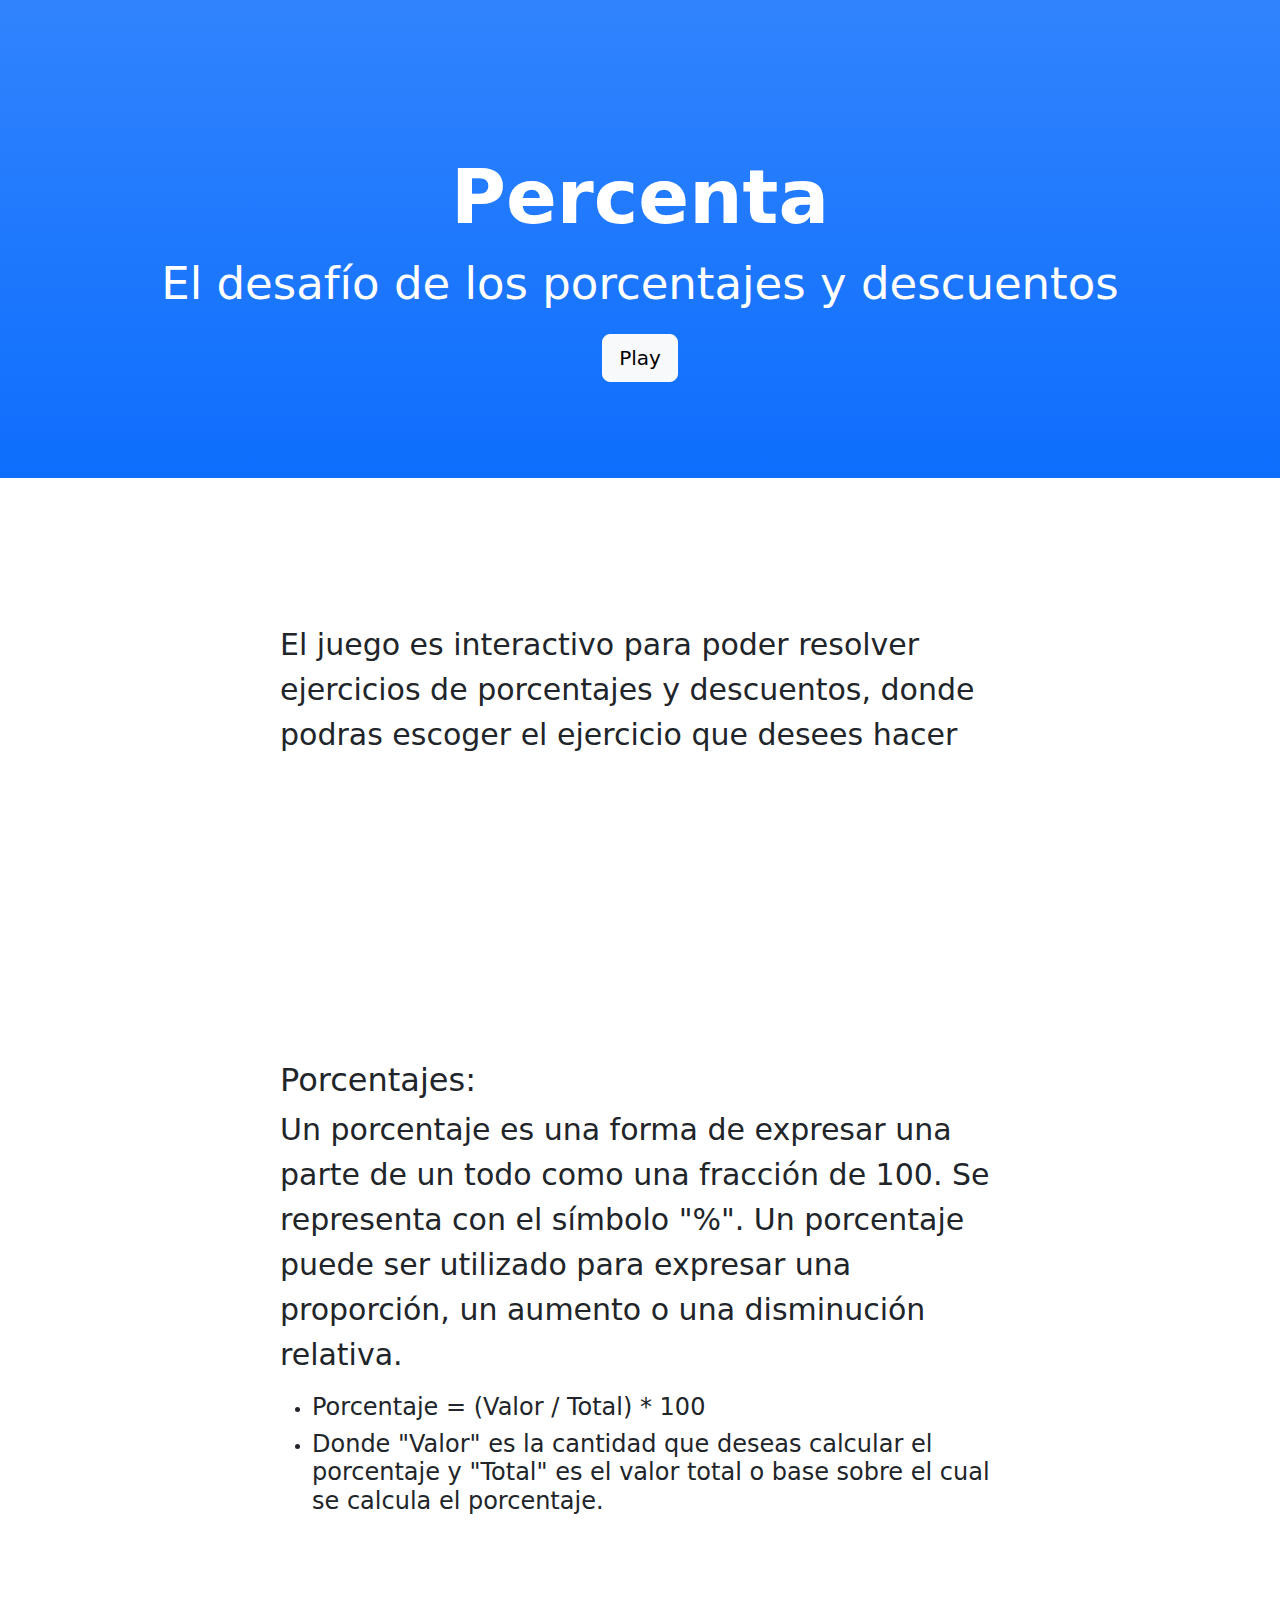
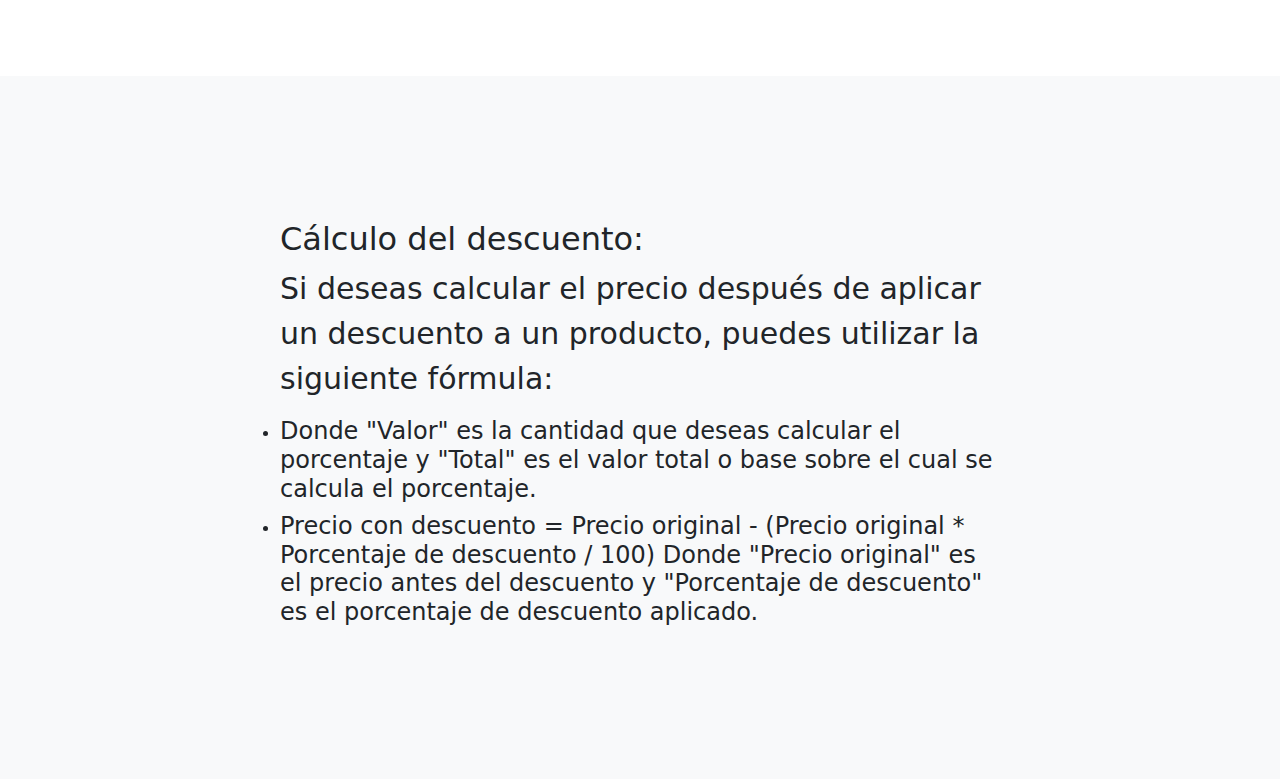
<file: startbootstrap-scrolling-nav-gh-pages/index.html>
<!DOCTYPE html>
<html lang="en">
    <head>
        <meta charset="utf-8" />
        <meta name="viewport" content="width=device-width, initial-scale=1, shrink-to-fit=no" />
        <meta name="description" content="" />
        <meta name="author" content="" />
        <link rel="icon" type="image/x-icon" href="assets/favicon.ico" />
        <!-- Core theme CSS (includes Bootstrap)-->
        <link href="css/styles.css" rel="stylesheet" />
    </head>
    <body id="page-top">
        <!-- Navigation-->
        </nav>
        <!-- Header-->
        <header class="bg-primary bg-gradient text-white">
            <div class="container px-4 text-center">
                <h1 class="fw-bolder">Percenta</h1>
                <p class="lead">El desafío de los porcentajes y descuentos</p>
                <a class="btn btn-lg btn-light" href="../Indice.html">Play</a>
            </div>
        </header>
        <!---->
        <section id="about">
            <div class="container px-4">
                <div class="row gx-4 justify-content-center">
                    <div class="col-lg-8">
                        <p class="lead-1">El juego es interactivo para poder resolver ejercicios de porcentajes y descuentos, donde podras
                            escoger el ejercicio que desees hacer
                        </p>
                    </div>
                </div>
            </div>
        </section>
        <!-- About section-->
        <section id="about">
            <div class="container px-4">
                <div class="row gx-4 justify-content-center">
                    <div class="col-lg-8">
                        <h2>Porcentajes:</h2>
                        <p class="lead-1">Un porcentaje es una forma de expresar una parte de un todo como una fracción de 100. Se representa con el símbolo "%". 
                            Un porcentaje puede ser utilizado para expresar una proporción, un aumento o una disminución relativa.</p>
                        <ul>
                            <li><h4>Porcentaje = (Valor / Total) * 100</h4></li>
                            <li><h4>Donde "Valor" es la cantidad que deseas calcular el porcentaje y
                                 "Total" es el valor total o base sobre el cual se calcula el porcentaje.</h4></li>
                        </ul>
                    </div>
                </div>
            </div>
        </section>
        
        <!-- Services section-->
        <section class="bg-light" id="services">
            <div class="container px-4">
                <div class="row gx-4 justify-content-center">
                    <div class="col-lg-8">
                        <h2>Cálculo del descuento:</h2>
                        <p class="lead-1">Si deseas calcular el precio después de aplicar un descuento a un
                             producto, puedes utilizar la siguiente fórmula:</p>
                             <li><h4>Donde "Valor" es la cantidad que deseas calcular el porcentaje y
                                "Total" es el valor total o base sobre el cual se calcula el porcentaje.</h4></li>
                            <li><h4>Precio con descuento = Precio original - (Precio original * Porcentaje de descuento / 100)
                                Donde "Precio original" es el precio antes del descuento y 
                                "Porcentaje de descuento" es el porcentaje de descuento aplicado.</h4></li>
                    </div>
                </div>
            </div>
        </section>
        <!-- Contact section-->
        <!-- Footer-->
        <!-- Bootstrap core JS-->
        <script src="https://cdn.jsdelivr.net/npm/bootstrap@5.2.3/dist/js/bootstrap.bundle.min.js"></script>
        <!-- Core theme JS-->
        <script src="js/scripts.js"></script>
    </body>
</html>
</file>
